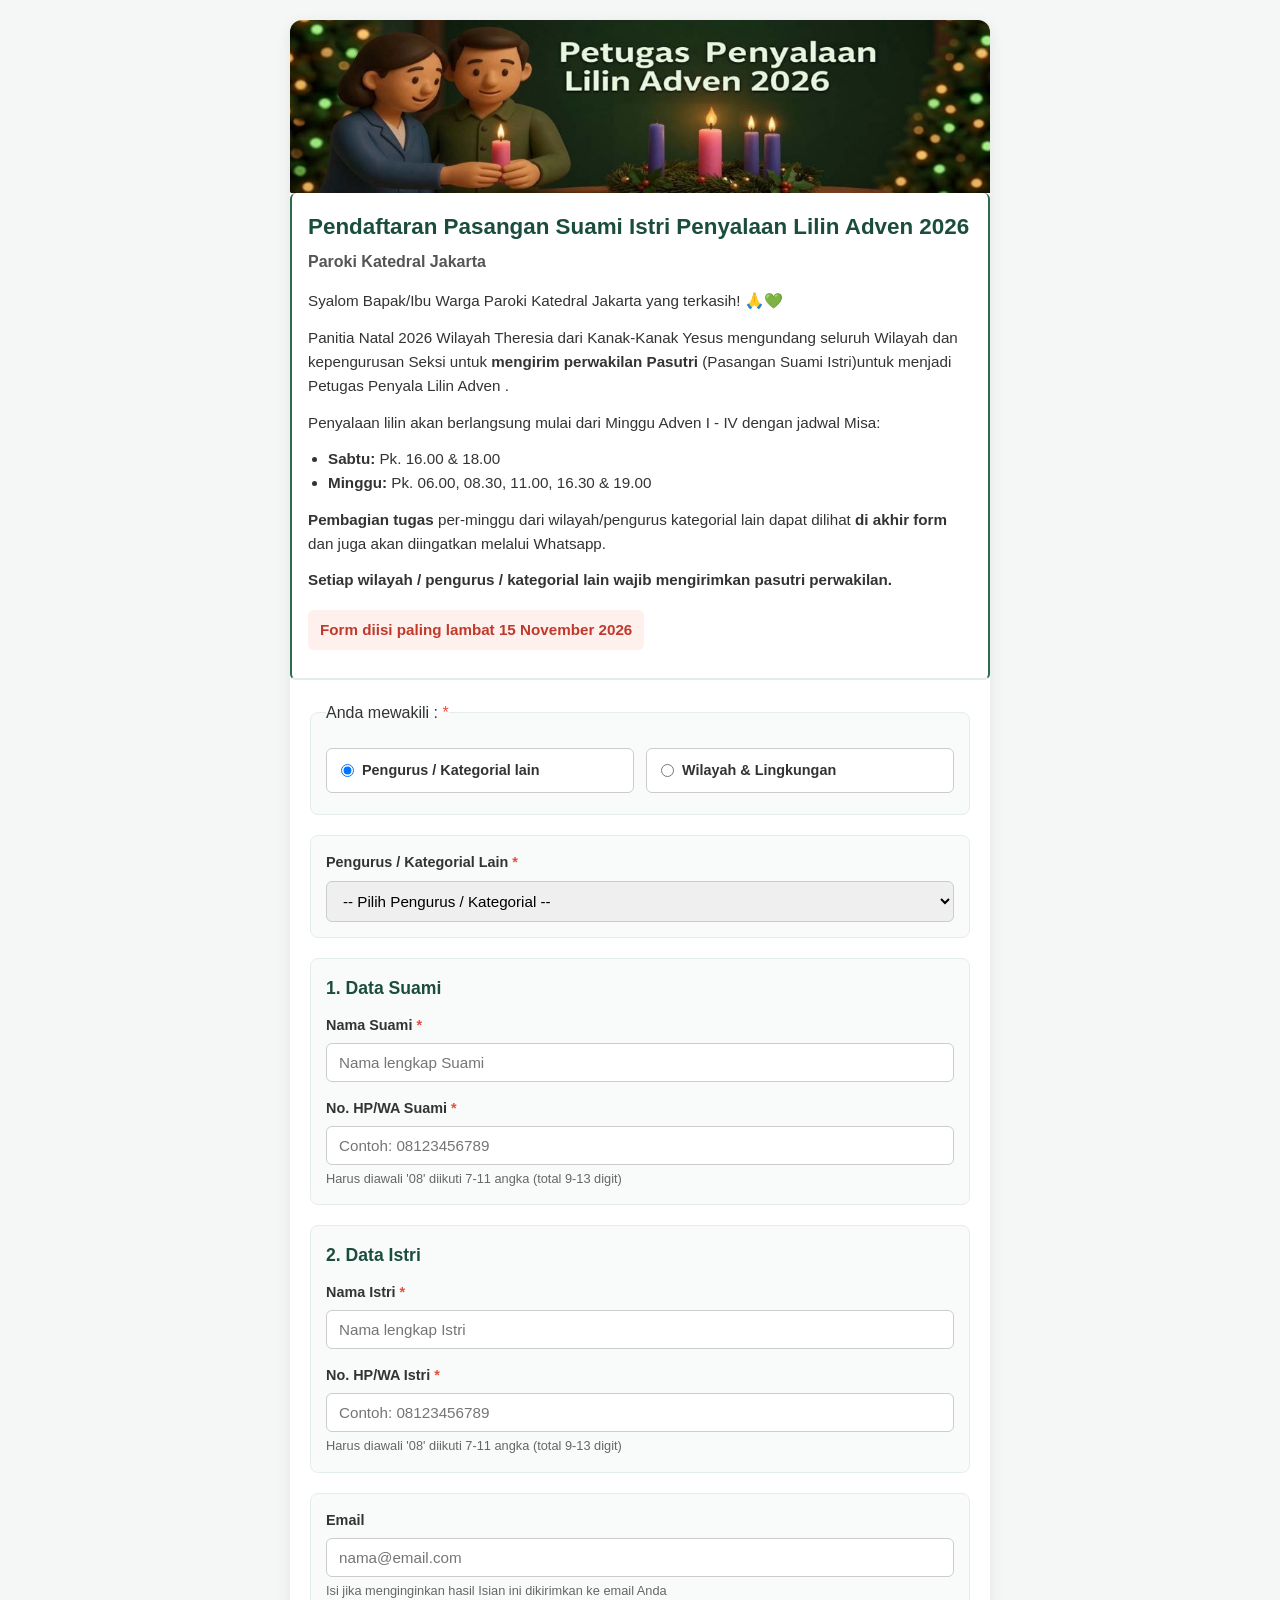
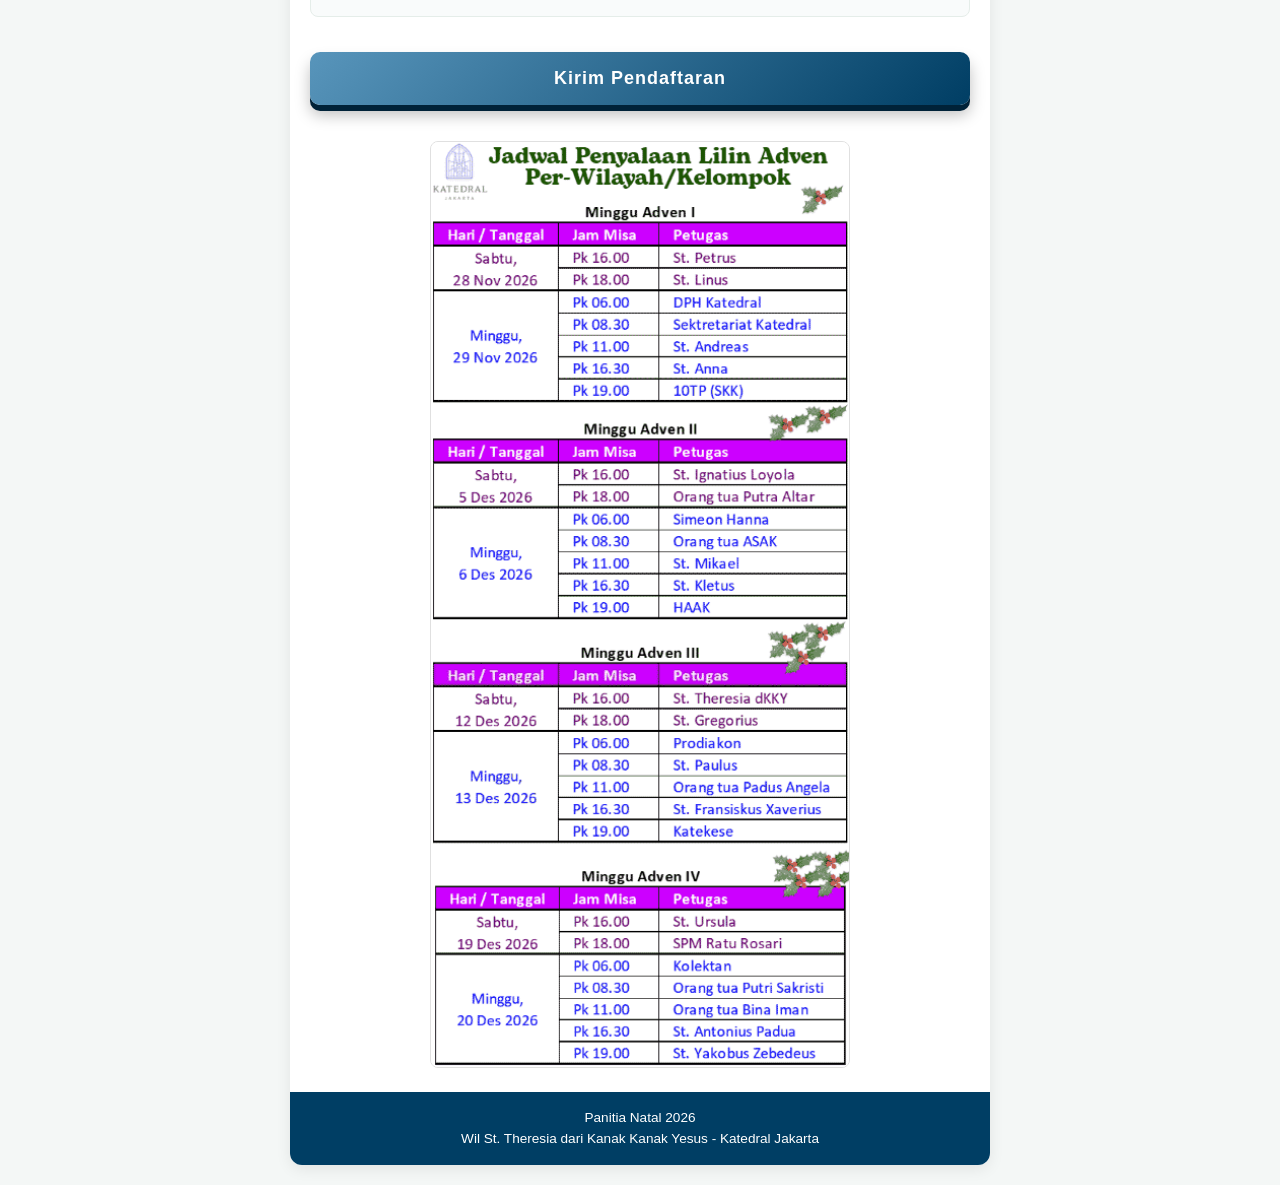
<file: index.html>
<!DOCTYPE html>
<html lang="id">
<head>
  <meta charset="UTF-8">
  <meta name="viewport" content="width=device-width, initial-scale=1.0">
  <title>Pendaftaran Pasangan Suami Istri Penyalaan lilin Adven 2026 - Paroki Katedral Jakarta</title>
  <link rel="shortcut icon" href="candle.png" type="image/png">
  <!-- Open Graph Meta Tags untuk WhatsApp & Facebook -->
  <meta property="og:type" content="website" />
  <meta property="og:url" content="https://tkky.my.id/penyalalilin" />
  <meta property="og:title" content="Pendaftaran petugas penyala lilin Adven" />
  <meta property="og:description" content="Setiap Misa Adven dibutuhkan Pasutri untuk bertugas sebagai penyala lilin Adven" />
  <meta property="og:image" content="https://tkky.my.id/penyalalilin/penyalalilin.jpg" />
  <meta property="og:image:secure_url" content="https://tkky.my.id/penyalalilin/penyalalilin.jpg" />
  <meta property="og:image:type" content="image/jpeg" />
  <meta property="og:image:width" content="1200" />
  <meta property="og:image:height" content="630" />
  <meta property="fb:app_id" content="123456789" />
  
  <link rel="stylesheet" href="./style.css">
</head>
<body>

  <div class="container">
    <!-- Header Image -->
    <header class="form-header">
      <img src="penyalalilin.jpg" alt="Header Penyalaan Lilin Adven 2026" class="header-img">
    </header>

    <!-- Intro Text -->
    <section class="intro-box">
      <h2>Pendaftaran Pasangan Suami Istri Penyalaan Lilin Adven 2026</h2>
      <p class="subtitle">Paroki Katedral Jakarta</p>
      <div class="intro-content">
        <p>Syalom Bapak/Ibu Warga Paroki Katedral Jakarta yang terkasih! 🙏💚</p>
        <p>Panitia Natal 2026 Wilayah Theresia dari Kanak-Kanak Yesus mengundang seluruh Wilayah dan kepengurusan Seksi untuk <b>mengirim perwakilan Pasutri</b> (Pasangan Suami Istri)untuk menjadi Petugas Penyala Lilin Adven .</p>
        <p>Penyalaan lilin akan berlangsung mulai dari Minggu Adven I - IV dengan jadwal Misa:</p>
        <ul>
          <li><strong>Sabtu:</strong> Pk. 16.00 & 18.00</li>
          <li><strong>Minggu:</strong> Pk. 06.00, 08.30, 11.00, 16.30 & 19.00</li>
        </ul>
        <p><b>Pembagian tugas</b> per-minggu dari wilayah/pengurus kategorial lain dapat dilihat <b>di akhir form</b> dan juga akan diingatkan melalui Whatsapp.</p>
        <p><strong>Setiap wilayah / pengurus / kategorial lain wajib mengirimkan pasutri perwakilan.</strong></p>
        <p class="deadline">Form diisi paling lambat 15 November 2026</p>
      </div>
    </section>

    <!-- Main Form -->
    <form id="advenForm" method="POST">
      <!-- Honeypot Field -->
      <div style="display:none;" aria-hidden="true">
        <input type="text" name="mobile_number" id="mobile_number" tabindex="-1" autocomplete="off">
      </div>

      <!-- Option Buttons: Anda Mewakili -->
      <fieldset class="form-section">
        <legend>Anda mewakili : <span class="required">*</span></legend>
        <div class="radio-group">
          <label class="radio-card">
            <input type="radio" name="jalur" value="kategorial" checked onchange="toggleJalur()">
            <span>Pengurus / Kategorial lain</span>
          </label>
          <label class="radio-card">
            <input type="radio" name="jalur" value="wilayah" onchange="toggleJalur()">
            <span>Wilayah & Lingkungan</span>
          </label>
        </div>
      </fieldset>

      <!-- Section Pengurus / Kategorial (Tampil Default) -->
      <div id="sectionKategorial" class="form-section">
        <div class="form-group">
          <label for="kategorial">Pengurus / Kategorial Lain <span class="required">*</span></label>
          <select id="kategorial" name="kategorial" required>
            <option value="">-- Pilih Pengurus / Kategorial --</option>
          </select>
        </div>
      </div>

      <!-- Section Wilayah & Lingkungan (Tersembunyi Default) -->
      <div id="sectionWilayah" class="form-section hidden">
        <div class="form-group">
          <label for="wilayah">Wilayah <span class="required">*</span></label>
          <select id="wilayah" name="wilayah" onchange="onWilayahChange()">
            <option value="">-- Pilih Wilayah --</option>
          </select>
        </div>

        <div class="form-group">
          <label for="lingkungan">Lingkungan <span class="required">*</span></label>
          <select id="lingkungan" name="lingkungan" disabled>
            <option value="">-- Pilih Wilayah Terlebih Dahulu --</option>
          </select>
        </div>
      </div>

      <!-- Detail Suami & Istri -->
      <div class="form-section">
        <h3>1. Data Suami</h3>
        <div class="form-group">
          <label for="nama_suami">Nama Suami <span class="required">*</span></label>
          <input type="text" id="nama_suami" name="nama_suami" required placeholder="Nama lengkap Suami">
        </div>
        <div class="form-group">
          <label for="hp_suami">No. HP/WA Suami <span class="required">*</span></label>
          <input type="tel" id="hp_suami" name="hp_suami" required pattern="^08[0-9]{7,11}$" placeholder="Contoh: 08123456789">
          <small class="hint">Harus diawali '08' diikuti 7-11 angka (total 9-13 digit)</small>
        </div>
      </div>

      <div class="form-section">
        <h3>2. Data Istri</h3>
        <div class="form-group">
          <label for="nama_istri">Nama Istri <span class="required">*</span></label>
          <input type="text" id="nama_istri" name="nama_istri" required placeholder="Nama lengkap Istri">
        </div>
        <div class="form-group">
          <label for="hp_istri">No. HP/WA Istri <span class="required">*</span></label>
          <input type="tel" id="hp_istri" name="hp_istri" required pattern="^08[0-9]{7,11}$" placeholder="Contoh: 08123456789">
          <small class="hint">Harus diawali '08' diikuti 7-11 angka (total 9-13 digit)</small>
        </div>
      </div>

      <!-- Email Optional -->
      <div class="form-section">
        <div class="form-group">
          <label for="email">Email</label>
          <input type="email" id="email" name="email" placeholder="nama@email.com">
          <small class="hint">Isi jika menginginkan hasil Isian ini dikirimkan ke email Anda</small>
        </div>
      </div>

      <button type="submit" id="btnSubmit" class="btn-submit">Kirim Pendaftaran</button>
    </form>

    <!-- Jadwal Image -->
    <img src="jadwalpenyala.png" alt="Jadwal penyalalilin" class="jadwal-img" />

    <!-- Footer -->
    <footer class="form-footer">
      <p>Panitia Natal 2026 </p>
      <p>Wil St. Theresia dari Kanak Kanak Yesus - Katedral Jakarta</p>
    </footer>
  </div>

  <!-- Modal Pop-up -->
  <div id="customModal" class="modal-overlay hidden">
    <div class="modal-card">
      <h3 id="modalTitle">Informasi</h3>
      <div id="modalBody"></div>
      <button onclick="closeModal()" class="btn-modal-close">Tutup</button>
    </div>
  </div>

  <script>
    const SCRIPT_URL = "https://script.google.com/macros/s/AKfycbwFj5WOnimskfzRq2_TdqijNo0GJ_TJEKNXjfO8g4QLd6dQO--PaSs75JijH1c-hnOCJg/exec";

    let globalWilayahMap = {};

    function sanitizeHTML(str) {
      if (!str) return '';
      return String(str)
        .replace(/&/g, '&amp;')
        .replace(/</g, '&lt;')
        .replace(/>/g, '&gt;')
        .replace(/"/g, '&quot;')
        .replace(/'/g, '&#39;');
    }

    window.onload = function() {
      fetchDropdownJSONP();
    };

    function fetchDropdownJSONP() {
      const script = document.createElement('script');
      script.src = `${SCRIPT_URL}?action=getDropdownData&callback=handleDropdownData`;
      document.body.appendChild(script);
    }

    function handleDropdownData(data) {
      if (data.status === 'success') {
        globalWilayahMap = data.wilayahMap;
        populateWilayahDropdown(data.wilayahMap);
        populateKategorialDropdown(data.kategorialList);
      } else {
        alert("Gagal memuat data dropdown: " + sanitizeHTML(data.message));
      }
    }

    function populateWilayahDropdown(map) {
      const select = document.getElementById('wilayah');
      select.innerHTML = '<option value="">-- Pilih Wilayah --</option>';
      for (let wilayah in map) {
        const opt = document.createElement('option');
        opt.value = wilayah;
        opt.textContent = wilayah;
        select.appendChild(opt);
      }
    }

    function populateKategorialDropdown(list) {
      const select = document.getElementById('kategorial');
      select.innerHTML = '<option value="">-- Pilih Pengurus / Kategorial --</option>';
      list.forEach(item => {
        const opt = document.createElement('option');
        opt.value = item;
        opt.textContent = item;
        select.appendChild(opt);
      });
    }

    function onWilayahChange() {
      const selectedWilayah = document.getElementById('wilayah').value;
      const lingkunganSelect = document.getElementById('lingkungan');
      
      lingkunganSelect.innerHTML = '<option value="">-- Pilih Lingkungan --</option>';
      
      if (selectedWilayah && globalWilayahMap[selectedWilayah]) {
        lingkunganSelect.disabled = false;
        globalWilayahMap[selectedWilayah].forEach(lingk => {
          const opt = document.createElement('option');
          opt.value = lingk;
          opt.textContent = lingk;
          lingkunganSelect.appendChild(opt);
        });
      } else {
        lingkunganSelect.disabled = true;
        lingkunganSelect.innerHTML = '<option value="">-- Pilih Wilayah Terlebih Dahulu --</option>';
      }
    }

    function toggleJalur() {
      const jalur = document.querySelector('input[name="jalur"]:checked').value;
      const secWilayah = document.getElementById('sectionWilayah');
      const secKategorial = document.getElementById('sectionKategorial');

      const selectWilayah = document.getElementById('wilayah');
      const selectLingkungan = document.getElementById('lingkungan');
      const selectKategorial = document.getElementById('kategorial');

      if (jalur === 'wilayah') {
        secWilayah.classList.remove('hidden');
        secKategorial.classList.add('hidden');
        
        selectWilayah.required = true;
        selectLingkungan.required = true;
        selectKategorial.required = false;
        selectKategorial.value = "";
      } else {
        secWilayah.classList.add('hidden');
        secKategorial.classList.remove('hidden');
        
        selectWilayah.required = false;
        selectLingkungan.required = false;
        selectKategorial.required = true;
        selectWilayah.value = "";
        selectLingkungan.value = "";
        selectLingkungan.disabled = true;
      }
    }

    // Dynamic Modal Control
    function showModal(title, bodyHtml, isSuccess = false) {
      document.getElementById('modalTitle').innerText = title;
      document.getElementById('modalBody').innerHTML = bodyHtml;
      
      const modalBtn = document.querySelector('.btn-modal-close');
      if (isSuccess) {
        modalBtn.innerText = "TUTUP";
        modalBtn.onclick = closeWindow;
      } else {
        modalBtn.innerText = "Tutup";
        modalBtn.onclick = closeModal;
      }

      document.getElementById('customModal').classList.remove('hidden');
    }

    function closeModal() {
      document.getElementById('customModal').classList.add('hidden');
    }

    function closeWindow() {
      window.close();
      setTimeout(function () {
        if (!window.closed) {
          window.location.href = "about:blank";
        }
      }, 300);
    }

    // Form Submission
    document.getElementById('advenForm').addEventListener('submit', function(e) {
      e.preventDefault();

      const btnSubmit = document.getElementById('btnSubmit');
      btnSubmit.disabled = true;
      btnSubmit.innerText = "Mengirim...";

      const formData = new FormData(this);

      fetch(SCRIPT_URL, {
        method: 'POST',
        body: formData
      })
      .then(res => res.json())
      .then(res => {
        btnSubmit.disabled = false;
        btnSubmit.innerText = "Kirim Pendaftaran";

        if (res.result === 'duplicate') {
          showModal("Pendaftaran Ditolak", `<p style="color: #c0392b;">${sanitizeHTML(res.message)}</p>`);
        } else if (res.result === 'busy') {
          showModal("Server Sibuk", `<p style="color: #e67e22;">${sanitizeHTML(res.message)}</p>`);
        } else if (res.result === 'success') {
          if (res.message === 'Bot detected') {
            showModal("Terima Kasih", "<p>Pendaftaran Anda telah berhasil diproses.</p>", true);
            return;
          }

          const d = res.details;
          const detailHtml = `
            <div class="success-report">
              <p>🙏 <strong>Terima kasih atas pendaftarannya!</strong></p>
              <p>Data Anda telah berhasil dicatat dalam sistem.</p>
              <hr>
              <p><strong>Detail Pendaftaran:</strong></p>
              <ul>
                ${d.jalur === 'wilayah' 
                  ? `<li><strong>Wilayah:</strong> ${sanitizeHTML(d.wilayah)}</li><li><strong>Lingkungan:</strong> ${sanitizeHTML(d.lingkungan)}</li>` 
                  : `<li><strong>Pengurus/Kategorial:</strong> ${sanitizeHTML(d.kategorial)}</li>`}
                <li><strong>Suami:</strong> ${sanitizeHTML(d.namaSuami)} (${sanitizeHTML(d.hpSuami.replace(/^'/, ''))})</li>
                <li><strong>Istri:</strong> ${sanitizeHTML(d.namaIstri)} (${sanitizeHTML(d.hpIstri.replace(/^'/, ''))})</li>
                ${d.email ? `<li><strong>Email Konfirmasi:</strong> ${sanitizeHTML(d.email)}</li>` : ''}
              </ul>
            </div>
          `;
          showModal("Pendaftaran Berhasil", detailHtml, true);
          document.getElementById('advenForm').reset();
          toggleJalur();
        } else {
          showModal("Gagal", `<p>Terjadi kesalahan: ${sanitizeHTML(res.message)}</p>`);
        }
      })
      .catch(err => {
        btnSubmit.disabled = false;
        btnSubmit.innerText = "Kirim Pendaftaran";
        showModal("Kesalahan Koneksi", `<p>Gagal mengirim data. Silakan periksa koneksi internet Anda.</p>`);
      });
    });
  </script>
</body>
</html>
</file>
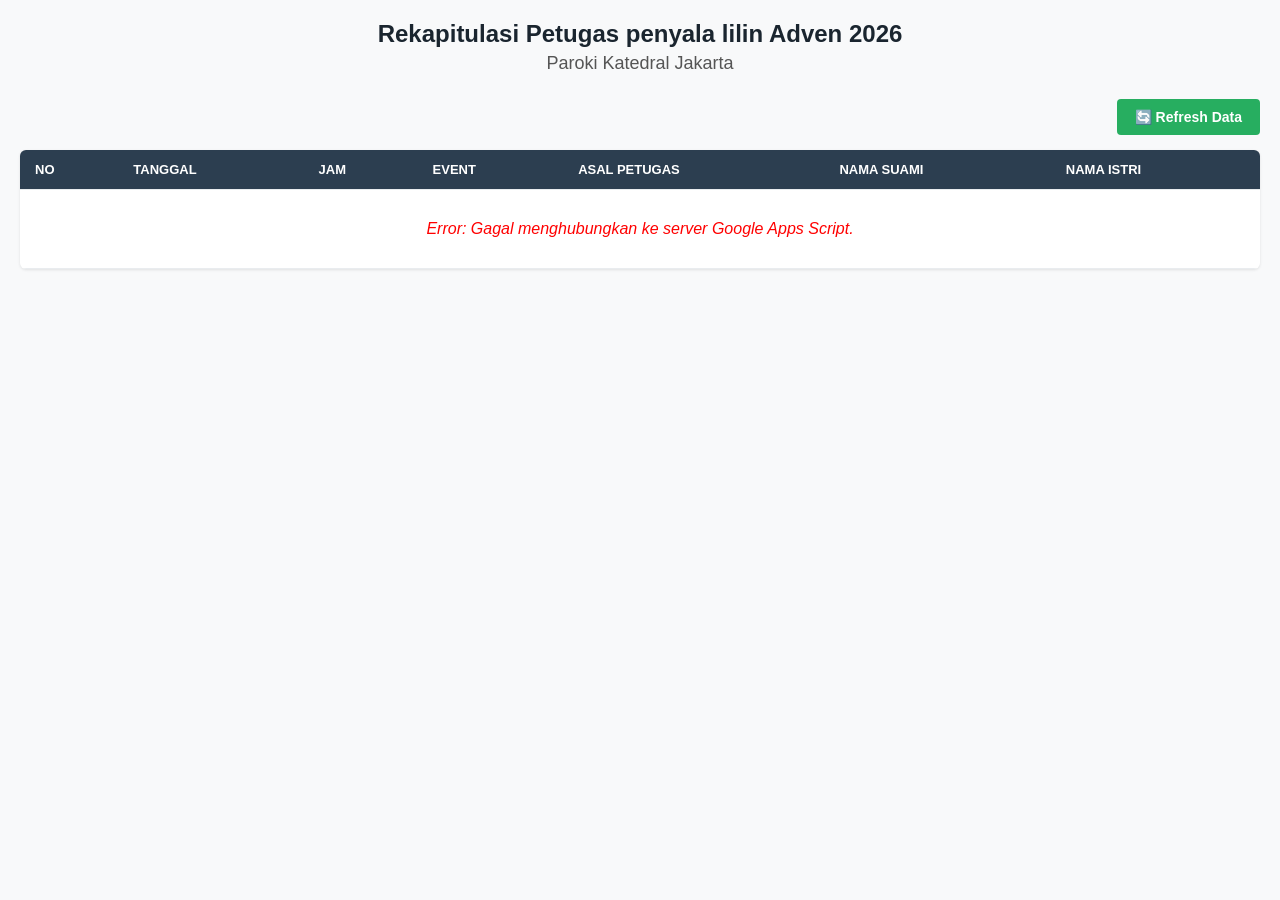
<file: report.html>
<!DOCTYPE html>
<html lang="id">
<head>
  <base target="_top">
  <meta charset="utf-8">
  <meta name="viewport" content="width=device-width, initial-scale=1">
  <title>Rekapitulasi Petugas penyala lilin Adven 2026</title>
  <style>
    body {
      font-family: 'Segoe UI', Tahoma, Geneva, Verdana, sans-serif;
      margin: 20px;
      background-color: #f8f9fa;
      color: #333;
    }
    .header {
      text-align: center;
      margin-bottom: 25px;
    }
    .header h1 {
      margin: 0 0 5px 0;
      font-size: 24px;
      color: #1a252f;
    }
    .header h2 {
      margin: 0 0 15px 0;
      font-size: 18px;
      color: #555;
      font-weight: 500;
    }
    .actions {
      display: flex;
      justify-content: flex-end;
      margin-bottom: 15px;
    }
    .btn-refresh {
      background-color: #27ae60;
      color: white;
      border: none;
      padding: 10px 18px;
      font-size: 14px;
      border-radius: 4px;
      cursor: pointer;
      font-weight: bold;
      transition: background-color 0.2s;
    }
    .btn-refresh:hover {
      background-color: #219150;
    }
    table {
      width: 100%;
      border-collapse: collapse;
      background-color: #ffffff;
      box-shadow: 0 1px 3px rgba(0,0,0,0.1);
      border-radius: 6px;
      overflow: hidden;
    }
    th, td {
      padding: 12px 15px;
      text-align: left;
      border-bottom: 1px solid #e9ecef;
    }
    th {
      background-color: #2c3e50;
      color: #ffffff;
      font-weight: 600;
      text-transform: uppercase;
      font-size: 13px;
    }
    tr:nth-child(even) {
      background-color: #f8f9fa;
    }
    tr:hover {
      background-color: #f1f3f5;
    }
    .loading {
      text-align: center;
      padding: 30px;
      font-style: italic;
      color: #777;
    }
  </style>
</head>
<body>

  <div class="header">
    <h1>Rekapitulasi Petugas penyala lilin Adven 2026</h1>
    <h2>Paroki Katedral Jakarta</h2>
  </div>

  <div class="actions">
    <button class="btn-refresh" onclick="loadData()">🔄 Refresh Data</button>
  </div>

  <table id="reportTable">
    <thead>
      <tr>
        <th>No</th>
        <th>Tanggal</th>
        <th>Jam</th>
        <th>Event</th>
        <th>Asal Petugas</th>
        <th>Nama Suami</th>
        <th>Nama Istri</th>
      </tr>
    </thead>
    <tbody id="tableBody">
      <tr>
        <td colspan="7" class="loading">Memuat data rekapitulasi...</td>
      </tr>
    </tbody>
  </table>

  <script>
    // Ganti URL ini dengan URL Web App (Deploy) Google Apps Script Anda
    const SCRIPT_URL = "https://script.google.com/macros/s/AKfycbwFj5WOnimskfzRq2_TdqijNo0GJ_TJEKNXjfO8g4QLd6dQO--PaSs75JijH1c-hnOCJg/exec";

    function loadData() {
      const tbody = document.getElementById('tableBody');
      tbody.innerHTML = '<tr><td colspan="7" class="loading">Memperbarui data...</td></tr>';
      
      // Ambil data menggunakan metode JSONP (lintas domain)
      const script = document.createElement('script');
      script.src = `${SCRIPT_URL}?action=getReportData&callback=handleReportData`;
      
      // Hapus tag script lama jika ada
      const oldScript = document.getElementById('jsonpReportScript');
      if (oldScript) {
        oldScript.remove();
      }
      script.id = 'jsonpReportScript';

      script.onerror = function() {
        showError({ message: "Gagal menghubungkan ke server Google Apps Script." });
      };

      document.body.appendChild(script);
    }

    // Callback Function yang dipanggil oleh server JSONP
    function handleReportData(response) {
      const tbody = document.getElementById('tableBody');
      tbody.innerHTML = '';

      if (!response || response.status !== 'success' || !response.data) {
        tbody.innerHTML = `<tr><td colspan="7" class="loading" style="color:red;">${response.message || 'Gagal memuat data.'}</td></tr>`;
        return;
      }

      response.data.forEach(item => {
        const tr = document.createElement('tr');
        tr.innerHTML = `
          <td>${item.no}</td>
          <td>${item.tanggal}</td>
          <td>${item.jam}</td>
          <td>${item.event}</td>
          <td>${item.asalPetugas}</td>
          <td><strong>${item.namaSuami}</strong></td>
          <td><strong>${item.namaIstri}</strong></td>
        `;
        tbody.appendChild(tr);
      });
    }

    function showError(err) {
      const tbody = document.getElementById('tableBody');
      tbody.innerHTML = `<tr><td colspan="7" class="loading" style="color:red;">Error: ${err.message}</td></tr>`;
    }

    // Load data otomatis saat halaman terbuka
    window.onload = loadData;
  </script>
</body>
</html>
</file>
<file: style.css>
* {
  box-sizing: border-box;
  margin: 0;
  padding: 0;
  font-family: 'Segoe UI', Tahoma, Geneva, Verdana, sans-serif;
}

body {
  background-color: #f4f7f6;
  color: #333;
  line-height: 1.6;
  padding: 20px 10px;
}

.container {
  max-width: 700px;
  margin: 0 auto;
  background: #ffffff;
  border-radius: 12px;
  overflow: hidden;
  box-shadow: 0 4px 15px rgba(0, 0, 0, 0.08);
}

/* Header Image */
.form-header {
  width: 100%;
  background-color: #1b4d3e;
}

.header-img {
  width: 100%;
  height: auto;
  display: block;
}

/* Intro Box */
.intro-box {
  //padding: 25px 20px;
  //background-color: #fcfdfc;
  border-bottom: 2px solid #e2ece9;
  border-left: 2px solid #2d6a4f;
  border-right: 2px solid #2d6a4f;
  padding: 16px;
  border-radius: 6px;
}

.intro-box h2 {
  color: #1b4d3e;
  font-size: 1.4rem;
  margin-bottom: 4px;
}

.intro-box .subtitle {
  color: #555;
  font-weight: 600;
  margin-bottom: 15px;
}

.intro-content p, .intro-content ul {
  margin-bottom: 12px;
  font-size: 0.95rem;
}

.intro-content ul {
  padding-left: 20px;
}

.intro-content .deadline {
  color: #c0392b;
  font-weight: bold;
  background-color: #fdf0ed;
  padding: 8px 12px;
  border-radius: 6px;
  display: inline-block;
  margin-top: 5px;
}

/* Form Styles */
form {
  padding: 20px;
}

.form-section {
  margin-bottom: 20px;
  padding: 15px;
  background: #f9fbfb;
  border-radius: 8px;
  border: 1px solid #e5ede9;
}

.form-section h3 {
  font-size: 1.1rem;
  color: #1b4d3e;
  margin-bottom: 12px;
}

.form-group {
  margin-bottom: 15px;
}

.form-group:last-child {
  margin-bottom: 0;
}

label {
  display: block;
  font-weight: 600;
  margin-bottom: 6px;
  font-size: 0.9rem;
}

.required {
  color: #e74c3c;
}

input[type="text"],
input[type="tel"],
input[type="email"],
select {
  width: 100%;
  padding: 10px 12px;
  border: 1px solid #ccc;
  border-radius: 6px;
  font-size: 0.95rem;
  transition: border-color 0.3s ease;
}

input:focus, select:focus {
  outline: none;
  border-color: #1b4d3e;
  box-shadow: 0 0 0 2px rgba(27, 77, 62, 0.15);
}

select:disabled {
  background-color: #eee;
  cursor: not-allowed;
}

.hint {
  display: block;
  font-size: 0.8rem;
  color: #666;
  margin-top: 4px;
}

/* Radio Cards */
.radio-group {
  display: flex;
  gap: 12px;
  flex-wrap: wrap;
  margin-top: 8px;
}

.radio-card {
  flex: 1;
  min-width: 180px;
  display: flex;
  align-items: center;
  gap: 8px;
  padding: 10px 14px;
  background: #fff;
  border: 1px solid #ccc;
  border-radius: 6px;
  cursor: pointer;
  transition: background 0.2s;
}

.radio-card:hover {
  background: #f0f7f4;
}

/* Buttons */
.btn-submit {
  width: 100%;
  background: linear-gradient(135deg, #5895bb 0%, #003e64 100%);
  color: #ffffff;
  padding: 16px 24px;
  font-size: 18px;
  font-weight: 700;
  letter-spacing: 1px;
  border: none;
  border-radius: 10px;
  cursor: pointer;
  margin-top: 15px;
  position: relative;
  
  /* Bayangan Tebal 3D (Warna Biru Gelap) */
  box-shadow: 0 6px 0 #002238, 
              0 10px 15px rgba(0, 0, 0, 0.25);
  
  transition: all 0.15s ease-in-out;
  transform: translateY(0);
  outline: none;
}

/* Hover (Tombol sedikit naik) */
.btn-submit:hover {
  background: linear-gradient(135deg, #6ba7cc 0%, #004f7c 100%);
  box-shadow: 0 8px 0 #002238, 
              0 14px 20px rgba(0, 0, 0, 0.3);
  transform: translateY(-2px);
}

/* Active / Klik (Efek menekan tombol fisik) */
.btn-submit:active {
  box-shadow: 0 2px 0 #002238, 
              0 4px 6px rgba(0, 0, 0, 0.2);
  transform: translateY(4px);
}

/* Non-Aktif (Disabled) */
.btn-submit:disabled {
  background: #a0c4de;
  box-shadow: 0 4px 0 #7094ad;
  color: #ffffff;
  cursor: not-allowed;
  transform: translateY(0);
  opacity: 0.7;
}


.hidden {
  display: none !important;
}

.jadwal-img {
  width: 60%;
  height: auto;
  display: block;
  border-radius: 8px;
  margin: 16px auto 24px auto;
  border: 1px solid #e0e0e0;
}

/* Footer */
.form-footer {
  text-align: center;
  padding: 15px;
  background-color: #003e64;
  color: #ffffff;
  font-size: 0.85rem;
}

/* Modal / Pop-up Styles */
.modal-overlay {
  position: fixed;
  top: 0;
  left: 0;
  width: 100%;
  height: 100%;
  background: rgba(0, 0, 0, 0.5);
  display: flex;
  align-items: center;
  justify-content: center;
  padding: 20px;
  z-index: 9999;
}

.modal-card {
  background: #fff;
  padding: 25px;
  border-radius: 10px;
  max-width: 480px;
  width: 100%;
  box-shadow: 0 5px 20px rgba(0, 0, 0, 0.2);
}

.modal-card h3 {
  margin-bottom: 12px;
  color: #1b4d3e;
}

.modal-card ul {
  margin-top: 10px;
  padding-left: 20px;
  font-size: 0.9rem;
}

.modal-card hr {
  margin: 12px 0;
  border: none;
  border-top: 1px solid #eee;
}

.btn-modal-close {
  margin-top: 20px;
  width: 100%;
  background-color: #1b4d3e;
  color: white;
  padding: 10px;
  border: none;
  border-radius: 6px;
  cursor: pointer;
  font-weight: bold;
}
</file>
